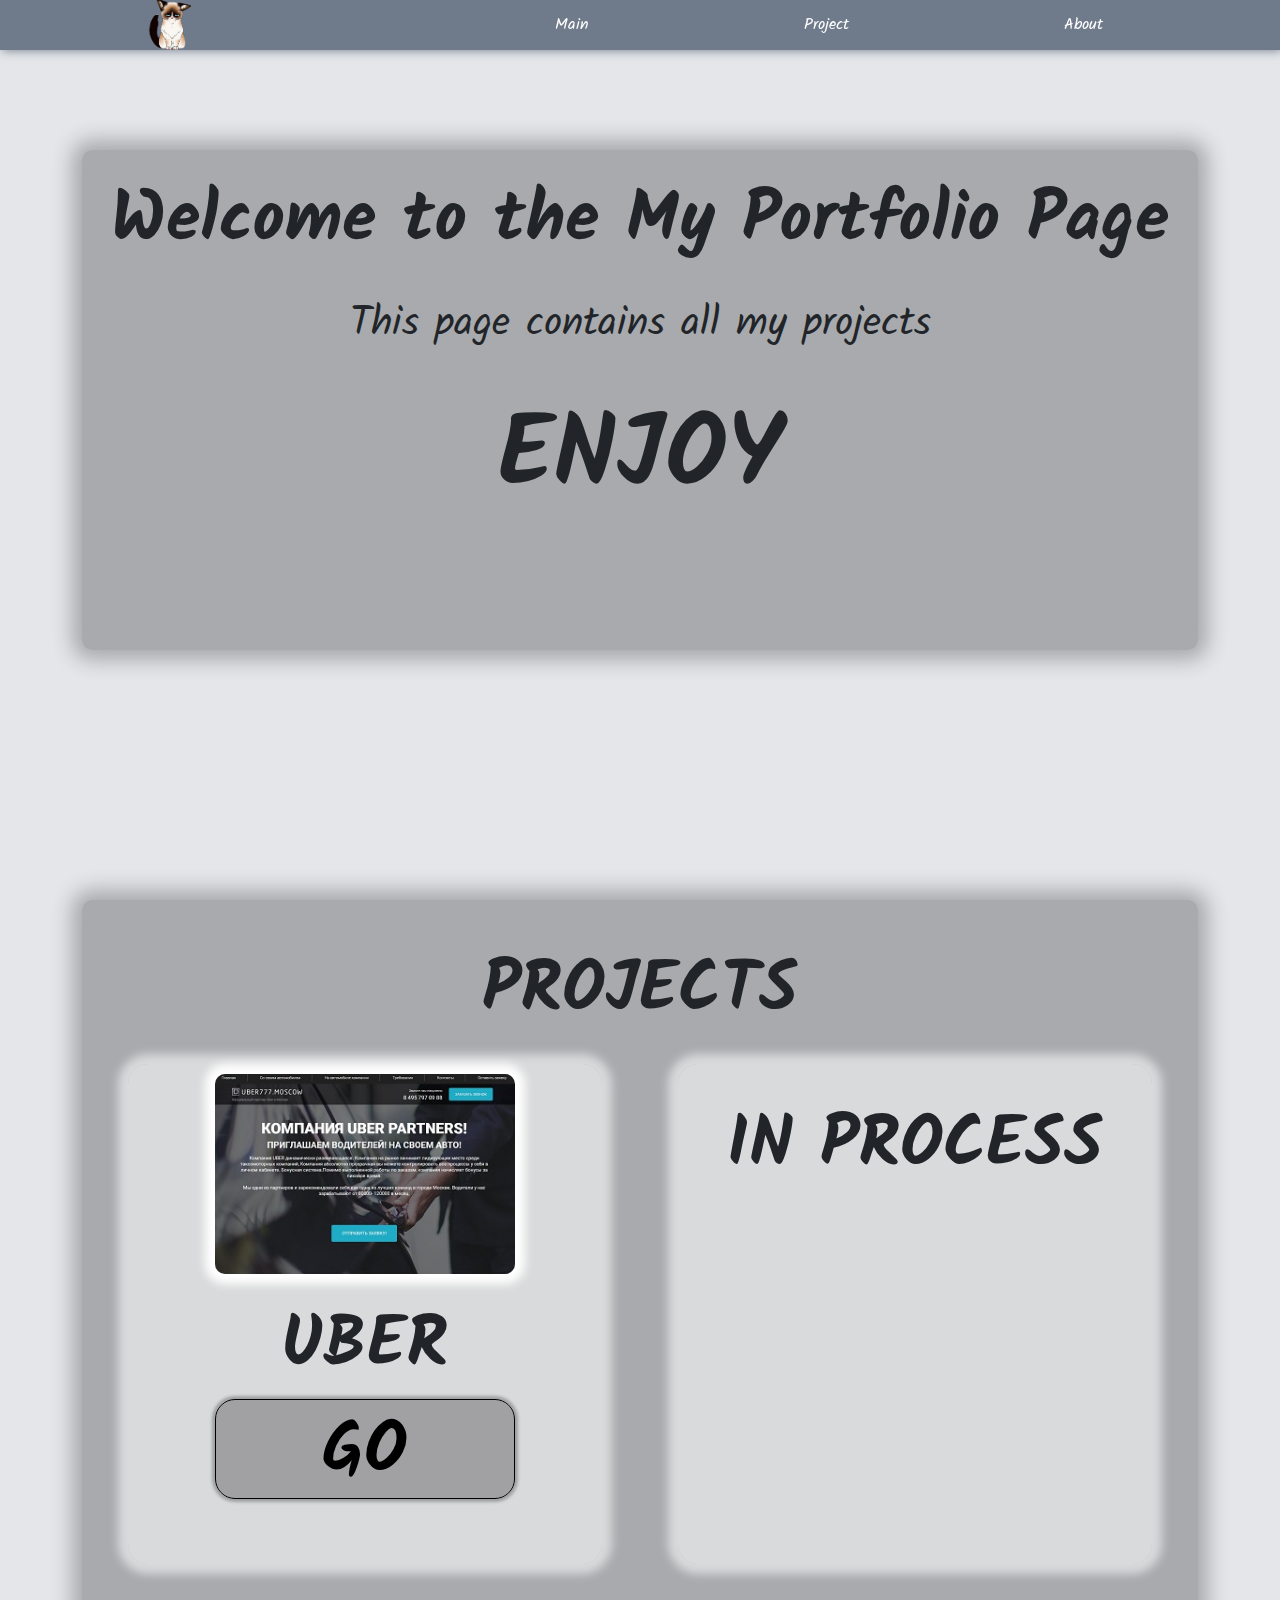
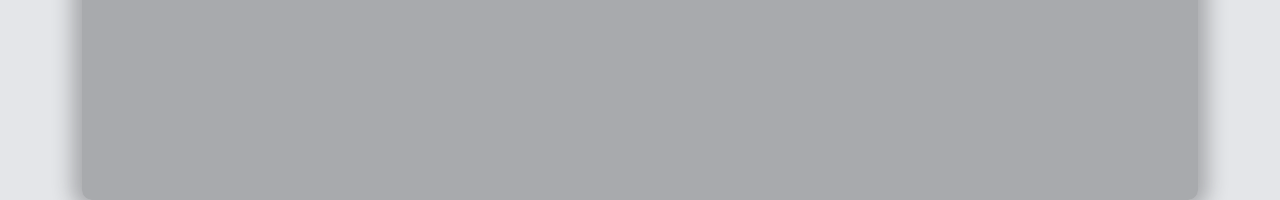
<file: index.html>
<!DOCTYPE html>
<html lang="en">

<head>
    <meta charset="UTF-8">
    <meta http-equiv="X-UA-Compatible" content="IE=edge">
    <meta name="viewport" content="width=device-width, initial-scale=1.0">
    <title>Portolio</title>
    <link rel="preconnect" href="https://fonts.gstatic.com">
    <link href="https://fonts.googleapis.com/css2?family=Kalam:wght@400;700&display=swap" rel="stylesheet">
    <link rel="stylesheet" href="css/bootstrap-reboot.min.css">
    <link rel="stylesheet" href="css/bootstrap-grid.min.css">
    <link rel="stylesheet" href="css/style.min.css">
</head>

<body>
    <header>
        <nav class="menu">
            <a href="https://github.com/ozix2990" class="logo"></a>
            <ul class="menu_list">
                <li class="menu_item"><a href="#promo" class="menu_item_link">Main</a></li>
                <li class="menu_item"><a href="#projects" class="menu_item_link">Project</a></li>
                <li class="menu_item"><a href="#" class="menu_item_link">About</a></li>
            </ul>
            <div class="mobile_menu">
                <span></span>
                <span></span>
                <span></span>
            </div>
        </nav>
    </header>
    <section class="promo" id="promo">
        <div class="container">
            <div class="promo_block">
                <h1>Welcome to the My Portfolio Page</h1>
                <div class="promo_block_descr">This page contains all my projects</div>
                <div class="endjoy">enjoy</div>

            </div>
        </div>
    </section>
    <section class="project" id="projects">
        <div class="container">
            <div class="project_block">
                <h2 class="project_title">projects</h2>
                <div class="row project_items">
                    <div class="cold-md-12 col-lg-6">
                        <div class="card">
                            <div class="card_img"></div>
                            <div class="card_title">Uber</div>
                            <a href="/projects/Uber/index.html" class="card_btn" target="_blank">Go</a>
                        </div>
                    </div>
                    <div class="cold-md-12 col-lg-6">
                        <div class="card">
                            <div class="card_title">In process</div>
                        </div>
                    </div>
                </div>
            </div>
        </div>
    </section>
   <script src="js/script.js"></script>
</body>

</html>
</file>
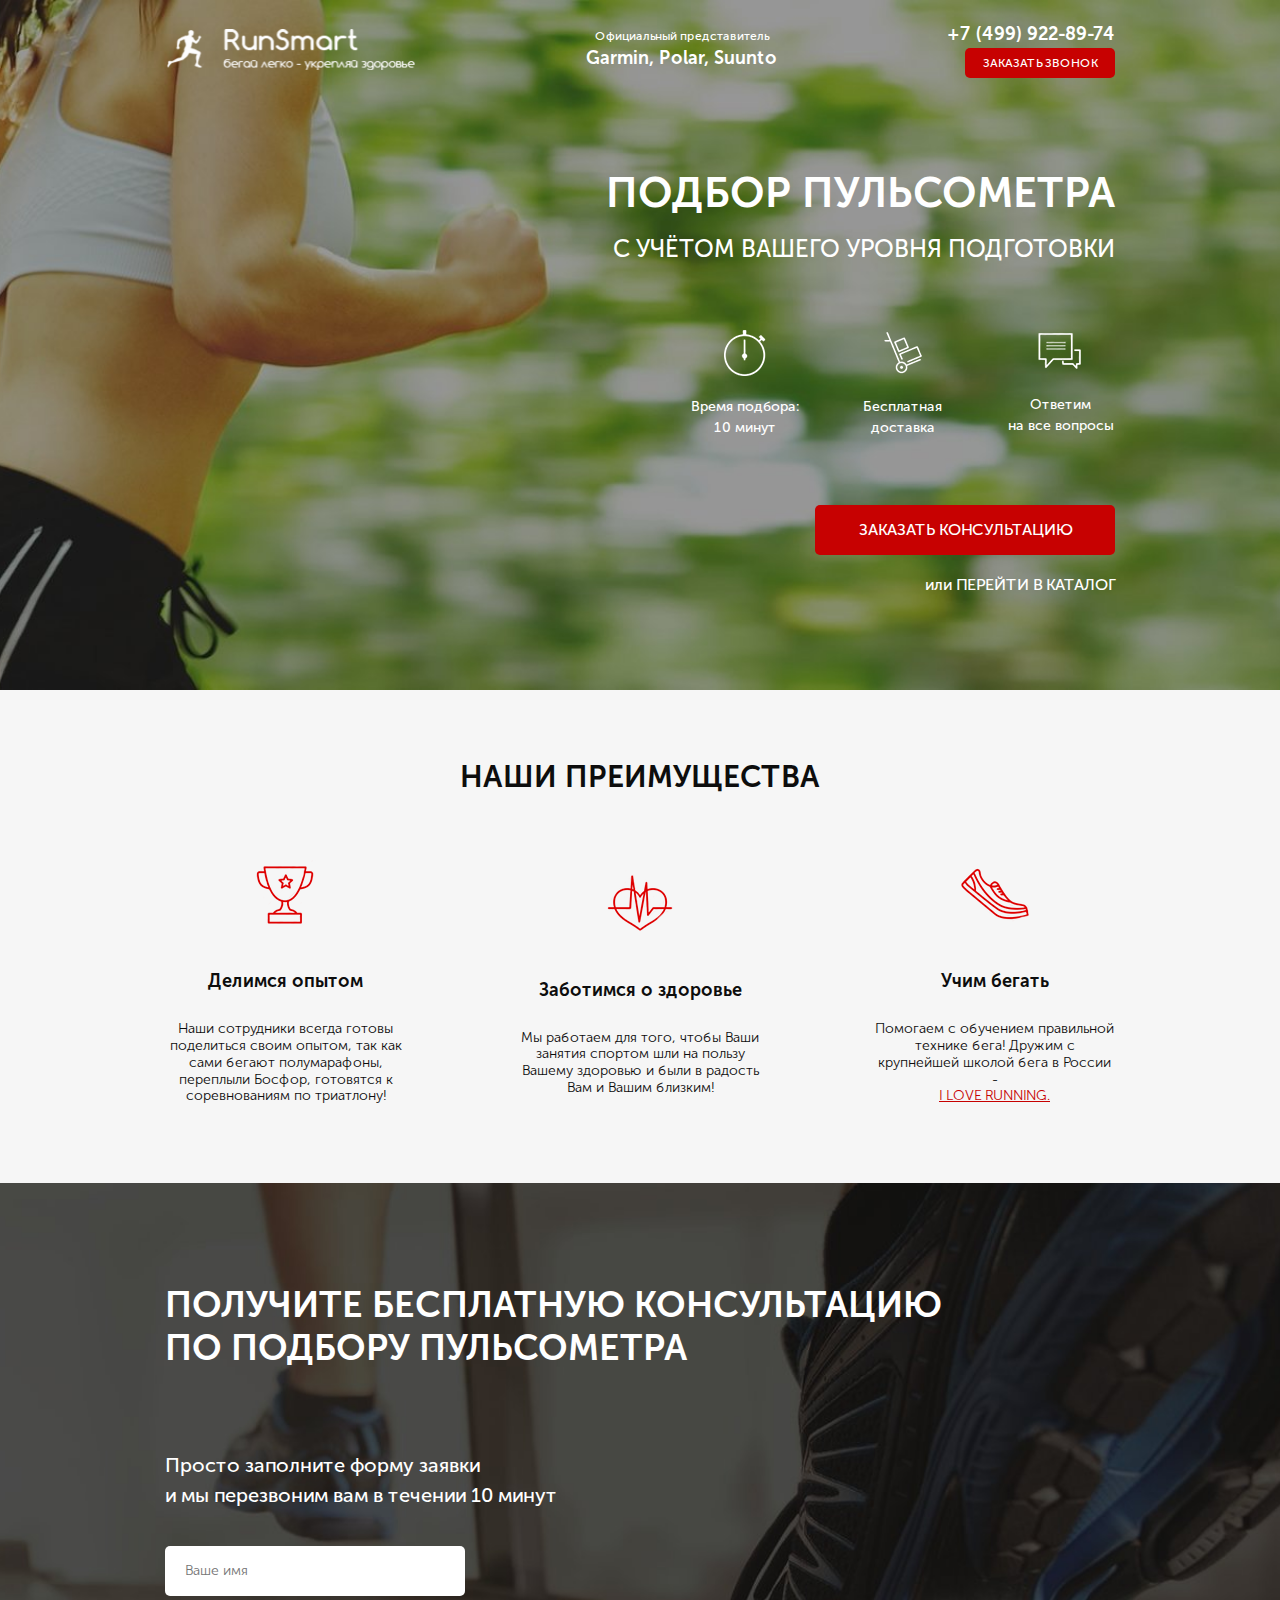
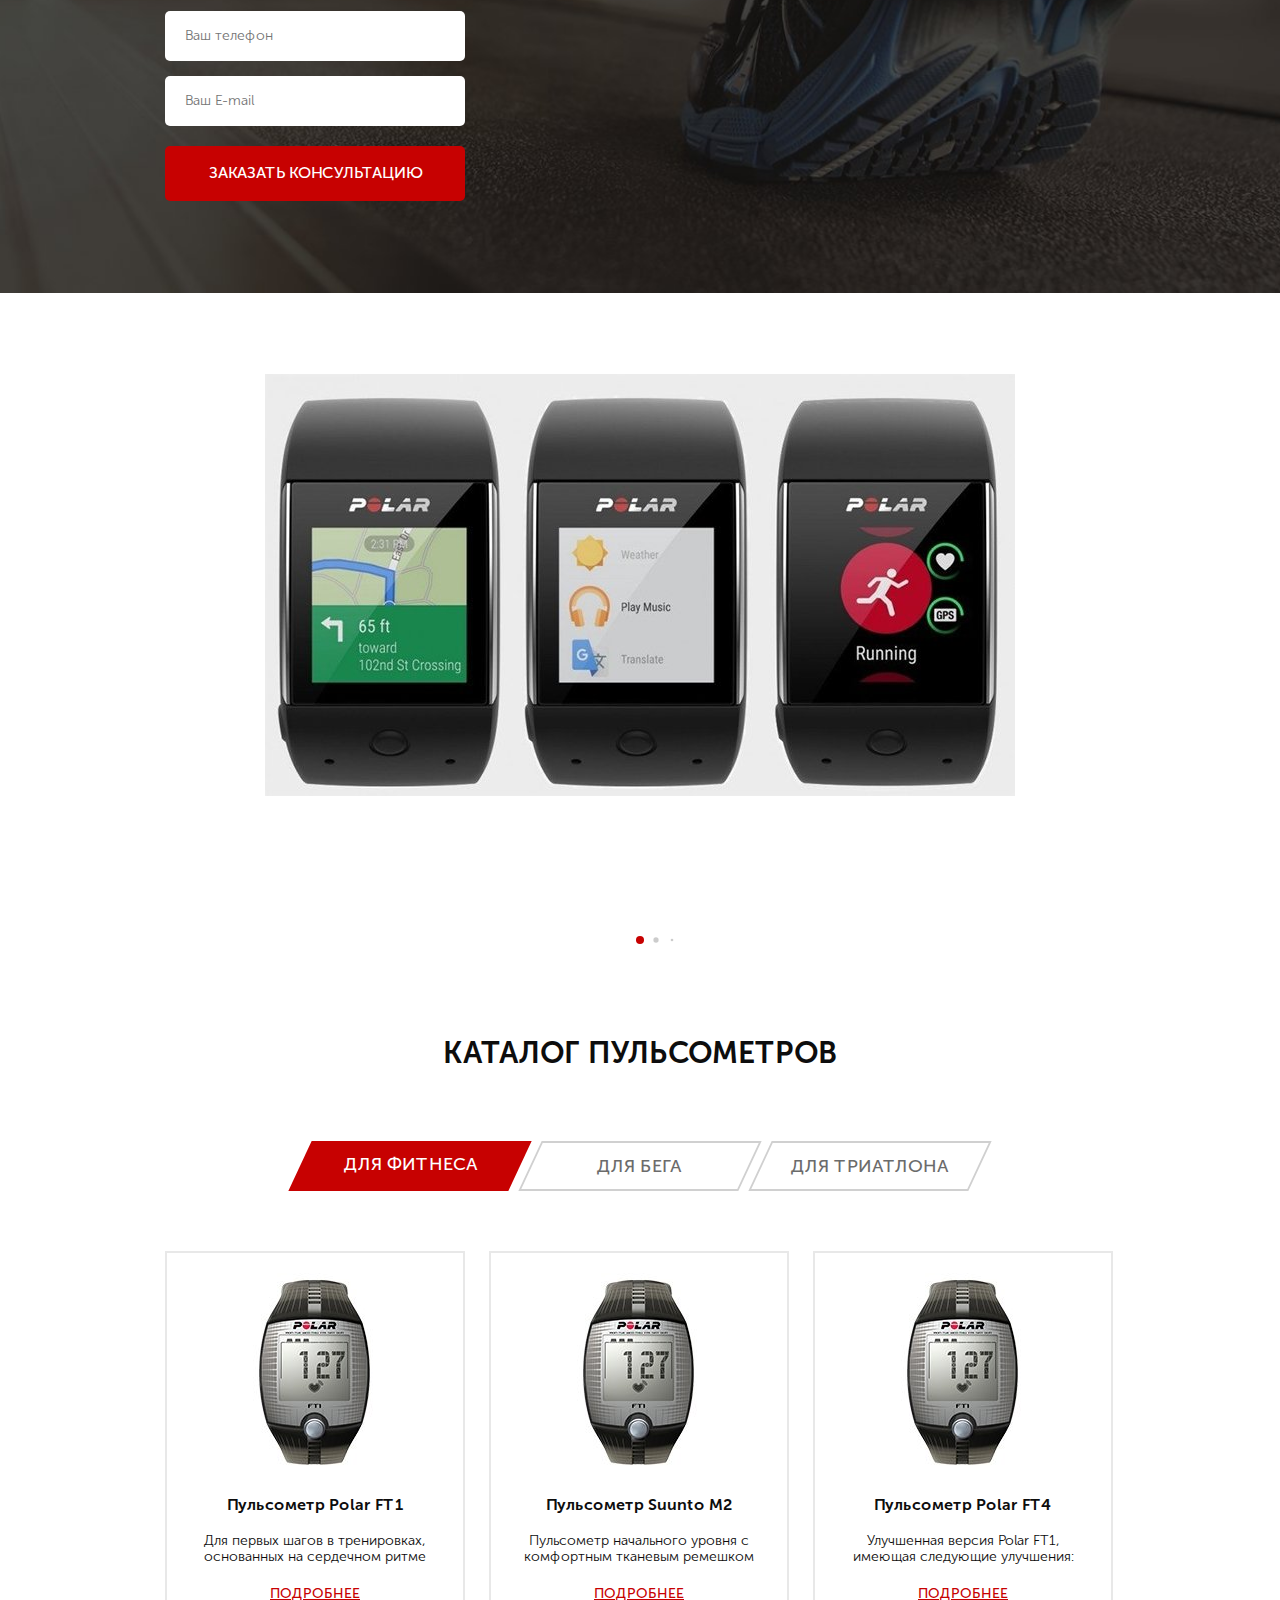
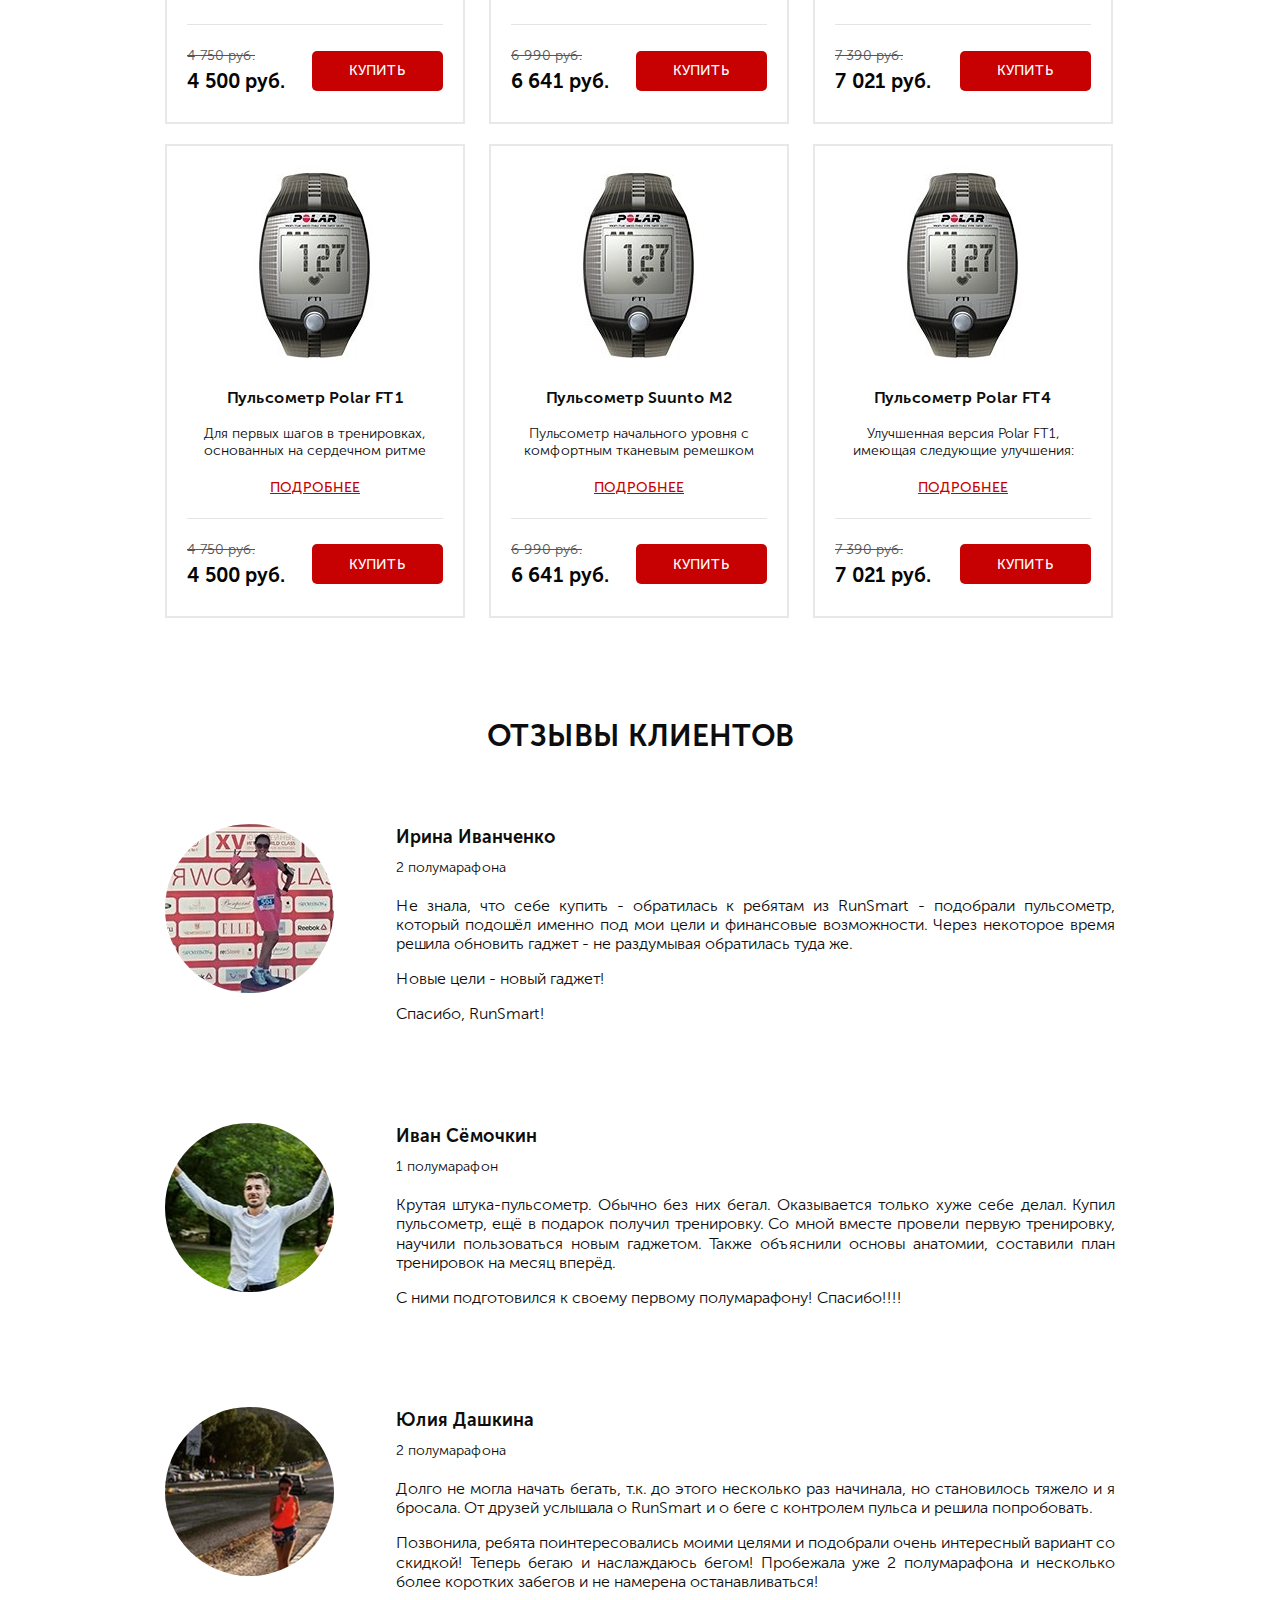
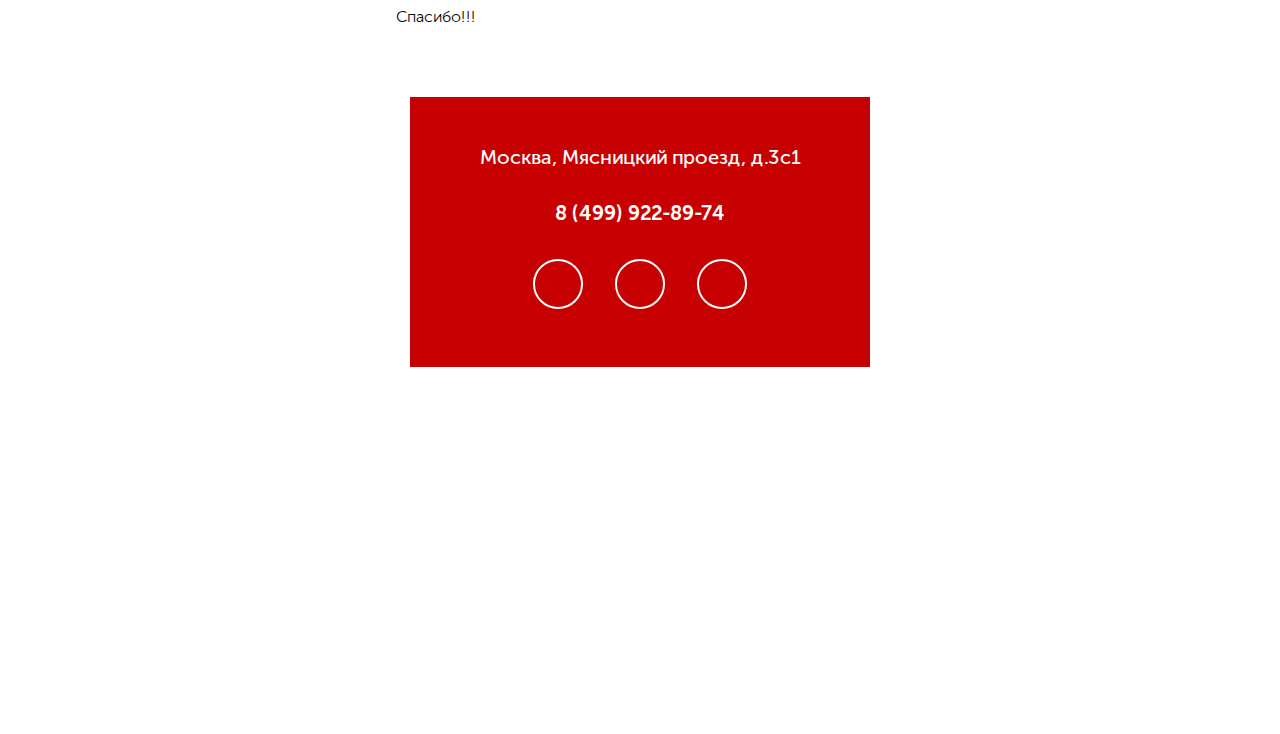
<file: projects/pulse/index.html>
<!DOCTYPE html>
<html lang="ru">

<head>
    <meta charset="UTF-8">
    <meta http-equiv="X-UA-Compatible" content="IE=edge">
    <meta name="viewport" content="width=device-width, initial-scale=1.0">
    <title>Run Smart</title>
    <link rel="shortcut icon" href="img/icons/favicon.ico" type="image/x-icon">
    <link rel="stylesheet" href="css/bootstrap-reboot.min.css">
    <link rel="stylesheet" href="css/swiper-bundle.min.css">
    <link rel="stylesheet" href="css/style.min.css">
</head>

<body>
    <section class="promo">
        <div class="container">
            <header class="header">
                <a href="#" class="header__logo">
                    <img src="img/icons/logo_pic.png" alt="logo">
                </a>
                <div class="header__official">
                    Официальный представитель
                    <span>Garmin, Polar, Suunto</span>
                </div>
                <div class="header__contacts">
                    <a href="tel:+74999228974" class="header__phone">+7 (499) 922-89-74</a>
                    <button data-modal="consultation" class="button">заказать звонок</button>
                </div>
            </header>
            <div class="promo__wrapper">
                <h1 class="promo__header">Подбор пульсометра</h1>
                <h2 class="promo__subheader">с учётом Вашего уровня подготовки</h2>

                <div class="promo__icons">
                    <div class="promo__icon">
                        <img src="img/icons/timer.png" alt="timer">
                        <p>Время подбора: <br> 10 минут</p>
                    </div>
                    <div class="promo__icon">
                        <img src="img/icons/free_delivery.png" alt="delivery">
                        <p>Бесплатная <br> доставка</p>
                    </div>
                    <div class="promo__icon">
                        <img src="img/icons/answer.png" alt="answer">
                        <p>Ответим <br> на все вопросы</p>
                    </div>
                </div>
                <button data-modal="consultation" class="button button_main promo__button">заказать
                    КОНСУЛЬТАЦИЮ</button>
                <div class="promo__link">
                    или
                    <a href="#catalog">ПЕРЕЙТИ В КАТАЛОГ</a>
                </div>
            </div>
        </div>
    </section>
    <section class="advantage">
        <div class="container">
            <h2 class="title">НАШИ ПРЕИМУЩЕСТВА</h2>
            <div class="advantage__items">
                <div class="advantage__item">
                    <div class="advantage__img">
                        <img src="img/advantage/advantage1.png" alt="advantage 1">
                    </div>
                    <div class="subtitle advantage__subtitle">Делимся опытом</div>
                    <div class="descr advantage__descr">Наши сотрудники всегда готовы поделиться своим опытом,
                        так как сами бегают полумарафоны, переплыли Босфор, готовятся к соревнованиям по триатлону!
                    </div>
                </div>
                <div class="advantage__item">
                    <div class="advantage__img">
                        <img src="img/advantage/advantage2.png" alt="advantage 2">
                    </div>
                    <div class="subtitle advantage__subtitle">Заботимся о здоровье</div>
                    <div class="descr advantage__descr">Мы работаем для того,
                        чтобы Ваши занятия спортом шли на пользу Вашему здоровью и были в радость Вам и Вашим близким!
                    </div>
                </div>
                <div class="advantage__item">
                    <div class="advantage__img">
                        <img src="img/advantage/advantage3.png" alt="advantage 3">
                    </div>
                    <div class="subtitle advantage__subtitle">Учим бегать</div>
                    <div class="descr advantage__descr">Помогаем с обучением
                        правильной технике бега!
                        Дружим с крупнейшей школой бега в России - <a href="#">I LOVE RUNNING.</a></div>
                </div>
            </div>
        </div>
    </section>
    <section class="consultation">
        <div class="container">
            <h2 class="title consultation__title">
                Получите бесплатную консультацию<br>
                по подбору пульсометра</h2>
            <div class="consultation__descr">
                Просто заполните форму заявки <br>
                и мы перезвоним вам в течении 10 минут</div>
            <form action="#" class="feed-form consultation__form">
                <input name="name" required type="text" placeholder="Ваше имя">
                <input name="phone" required type="tel" placeholder="Ваш телефон">
                <input name="email" required type="email" placeholder="Ваш E-mail">
                <button class="button button_submit">заказать кОНСУЛЬТАЦИЮ</button>
            </form>
        </div>
    </section>
    <section class="carousel">
        <div class="container">
            <div class="swiper-container">
                <div class="swiper-wrapper">
                    <div class="swiper-slide"><img src="img/items/carusel_item1.jpg" alt="pulsometr 1"></div>
                    <div class="swiper-slide"><img src="img/items/carusel_item2.jpg" alt="pulsometr 2"></div>
                    <div class="swiper-slide"><img src="img/items/carusel_item3.jpg" alt="pulsometr 3"></div>
                </div>
                <div class="swiper-pagination"></div>
                <div class="swiper-button-prev"><i class="fas fa-chevron-left"></i></div>
                <div class="swiper-button-next"><i class="fas fa-chevron-right"></i></div>
            </div>
        </div>
    </section>
    <section class="catalog" id="catalog">
        <div class="container">
            <h2 class="title">Каталог пульсометров</h2>
            <ul class="catalog__tabs">
                <li class="catalog__tab catalog__tab_active">
                    <p>Для фитнеса</p>
                </li>
                <li class="catalog__tab">
                    <p>для бега</p>
                </li>
                <li class="catalog__tab">
                    <p>для триатлона</p>
                </li>
            </ul>
            <div class="catalog__content">
                <div class="catalog-item catalog__item">
                    <div class="catalog-item__wrapper">
                        <div class="catalog-item__content catalog-item__content_active">
                            <img src="img/catalog_item.jpg" alt="pulsometr" class="catalog-item__img">
                            <div class="catalog-item__subtittle">Пульсометр Polar FT1</div>
                            <div class="descr catalog-item__descr">Для первых шагов в тренировках, основанных на
                                сердечном
                                ритме</div>
                            <a href="" class="catalog-item__link">ПОДРОБНЕЕ</a>
                        </div>
                        <div class="catalog-item__about">
                            <ul class="catalog-item__list">
                                <li class="descr">Вы услышите звуковое оповещение о нужном пульсе во время тренировки;
                                </li>
                                <li class="descr">Вы увидите информативный графический индикатор целевых тренировочных
                                    зон пульса;</li>
                                <li class="descr">Также Вы увидите информацию о расходе калорий за тренировку;</li>
                                <li class="descr">Вы сможете посмотреть данные по 10 тренировкам.</li>
                            </ul>
                            <a href="" class="catalog-item__back">НАЗАД</a>
                        </div>
                    </div>
                    <hr>
                    <div class="catalog-item__foter">
                        <div class="catalog-item__prices">
                            <div class="catalog-item__old-price">4 750 руб.</div>
                            <div class="catalog-item__price">4 500 руб.</div>
                        </div>
                        <button data-modal="buy" class="button button_mini">КУПИТЬ</buttonclass=>
                    </div>
                </div>
                <div class="catalog-item catalog__item">
                    <div class="catalog-item__wrapper">
                        <div class="catalog-item__content catalog-item__content_active">
                            <img src="img/catalog_item.jpg" alt="pulsometr" class="catalog-item__img">
                            <div class="catalog-item__subtittle">Пульсометр Suunto M2</div>
                            <div class="descr catalog-item__descr">Пульсометр начального уровня с комфортным тканевым
                                ремешком</div>
                            <a href="" class="catalog-item__link">ПОДРОБНЕЕ</a>
                        </div>
                        <div class="catalog-item__about">
                            <ul class="catalog-item__list">
                                <li class="descr">Вы услышите звуковое оповещение о нужном пульсе во время тренировки;
                                </li>
                                <li class="descr">Вы увидите информативный графический индикатор целевых тренировочных
                                    зон пульса;</li>
                                <li class="descr">Также Вы увидите информацию о расходе калорий за тренировку;</li>
                                <li class="descr">Вы сможете посмотреть данные по 10 тренировкам.</li>
                            </ul>
                            <a href="" class="catalog-item__back">НАЗАД</a>
                        </div>
                    </div>
                    <hr>
                    <div class="catalog-item__foter">
                        <div class="catalog-item__prices">
                            <div class="catalog-item__old-price">6 990 руб.</div>
                            <div class="catalog-item__price">6 641 руб.</div>
                        </div>
                        <button data-modal="buy" class="button button_mini">КУПИТЬ</button>
                    </div>
                </div>
                <div class="catalog-item catalog__item">
                    <div class="catalog-item__wrapper">
                        <div class="catalog-item__content catalog-item__content_active">
                            <img src="img/catalog_item.jpg" alt="pulsometr" class="catalog-item__img">
                            <div class="catalog-item__subtittle">Пульсометр Polar FT4</div>
                            <div class="descr catalog-item__descr">Улучшенная версия Polar FT1, имеющая следующие
                                улучшения:</div>
                            <a href="" class="catalog-item__link">ПОДРОБНЕЕ</a>
                        </div>
                        <div class="catalog-item__about">
                            <ul class="catalog-item__list">
                                <li class="descr">Вы услышите звуковое оповещение о нужном пульсе во время тренировки;
                                </li>
                                <li class="descr">Вы увидите информативный графический индикатор целевых тренировочных
                                    зон пульса;</li>
                                <li class="descr">Также Вы увидите информацию о расходе калорий за тренировку;</li>
                                <li class="descr">Вы сможете посмотреть данные по 10 тренировкам.</li>
                            </ul>
                            <a href="" class="catalog-item__back">НАЗАД</a>
                        </div>
                    </div>
                    <hr>
                    <div class="catalog-item__foter">
                        <div class="catalog-item__prices">
                            <div class="catalog-item__old-price">7 390 руб.</div>
                            <div class="catalog-item__price">7 021 руб.</div>
                        </div>
                        <button data-modal="buy" class="button button_mini">КУПИТЬ</button>
                    </div>
                </div>
                <div class="catalog-item catalog__item">
                    <div class="catalog-item__wrapper">
                        <div class="catalog-item__content catalog-item__content_active">
                            <img src="img/catalog_item.jpg" alt="pulsometr" class="catalog-item__img">
                            <div class="catalog-item__subtittle">Пульсометр Polar FT1</div>
                            <div class="descr catalog-item__descr">Для первых шагов в тренировках, основанных на
                                сердечном
                                ритме</div>
                            <a href="" class="catalog-item__link">ПОДРОБНЕЕ</a>
                        </div>
                        <div class="catalog-item__about">
                            <ul class="catalog-item__list">
                                <li class="descr">Вы услышите звуковое оповещение о нужном пульсе во время тренировки;
                                </li>
                                <li class="descr">Вы увидите информативный графический индикатор целевых тренировочных
                                    зон пульса;</li>
                                <li class="descr">Также Вы увидите информацию о расходе калорий за тренировку;</li>
                                <li class="descr">Вы сможете посмотреть данные по 10 тренировкам.</li>
                            </ul>
                            <a href="" class="catalog-item__back">НАЗАД</a>
                        </div>
                    </div>
                    <hr>
                    <div class="catalog-item__foter">
                        <div class="catalog-item__prices">
                            <div class="catalog-item__old-price">4 750 руб.</div>
                            <div class="catalog-item__price">4 500 руб.</div>
                        </div>
                        <button data-modal="buy" class="button button_mini">КУПИТЬ</button>
                    </div>
                </div>
                <div class="catalog-item catalog__item">
                    <div class="catalog-item__wrapper">
                        <div class="catalog-item__content catalog-item__content_active">
                            <img src="img/catalog_item.jpg" alt="pulsometr" class="catalog-item__img">
                            <div class="catalog-item__subtittle">Пульсометр Suunto M2</div>
                            <div class="descr catalog-item__descr">Пульсометр начального уровня с комфортным тканевым
                                ремешком</div>
                            <a href="" class="catalog-item__link">ПОДРОБНЕЕ</a>
                        </div>
                        <div class="catalog-item__about">
                            <ul class="catalog-item__list">
                                <li class="descr">Вы услышите звуковое оповещение о нужном пульсе во время тренировки;
                                </li>
                                <li class="descr">Вы увидите информативный графический индикатор целевых тренировочных
                                    зон пульса;</li>
                                <li class="descr">Также Вы увидите информацию о расходе калорий за тренировку;</li>
                                <li class="descr">Вы сможете посмотреть данные по 10 тренировкам.</li>
                            </ul>
                            <a href="" class="catalog-item__back">НАЗАД</a>
                        </div>
                    </div>
                    <hr>
                    <div class="catalog-item__foter">
                        <div class="catalog-item__prices">
                            <div class="catalog-item__old-price">6 990 руб.</div>
                            <div class="catalog-item__price">6 641 руб.</div>
                        </div>
                        <button data-modal="buy" class="button button_mini">КУПИТЬ</button>
                    </div>
                </div>
                <div class="catalog-item catalog__item">
                    <div class="catalog-item__wrapper">
                        <div class="catalog-item__content catalog-item__content_active">
                            <img src="img/catalog_item.jpg" alt="pulsometr" class="catalog-item__img">
                            <div class="catalog-item__subtittle">Пульсометр Polar FT4</div>
                            <div class="descr catalog-item__descr">Улучшенная версия Polar FT1, имеющая следующие
                                улучшения:</div>
                            <a href="" class="catalog-item__link">ПОДРОБНЕЕ</a>
                        </div>
                        <div class="catalog-item__about">
                            <ul class="catalog-item__list">
                                <li class="descr">Вы услышите звуковое оповещение о нужном пульсе во время тренировки;
                                </li>
                                <li class="descr">Вы увидите информативный графический индикатор целевых тренировочных
                                    зон пульса;</li>
                                <li class="descr">Также Вы увидите информацию о расходе калорий за тренировку;</li>
                                <li class="descr">Вы сможете посмотреть данные по 10 тренировкам.</li>
                            </ul>
                            <a href="" class="catalog-item__back">НАЗАД</a>
                        </div>
                    </div>
                    <hr>
                    <div class="catalog-item__foter">
                        <div class="catalog-item__prices">
                            <div class="catalog-item__old-price">7 390 руб.</div>
                            <div class="catalog-item__price">7 021 руб.</div>
                        </div>
                        <button data-modal="buy" class="button button_mini">КУПИТЬ</button>
                    </div>
                </div>
            </div>
            <div class="catalog__content">
                <div class="catalog-item catalog__item">
                    <div class="catalog-item__wrapper">
                        <div class="catalog-item__content catalog-item__content_active">
                            <img src="img/catalog_item.jpg" alt="pulsometr" class="catalog-item__img">
                            <div class="catalog-item__subtittle">Пульсометр Polar FT1</div>
                            <div class="descr catalog-item__descr">Для первых шагов в тренировках, основанных на
                                сердечном
                                ритме</div>
                            <a href="" class="catalog-item__link">ПОДРОБНЕЕ</a>
                        </div>
                        <div class="catalog-item__about">
                            <ul class="catalog-item__list">
                                <li class="descr">Вы услышите звуковое оповещение о нужном пульсе во время тренировки;
                                </li>
                                <li class="descr">Вы увидите информативный графический индикатор целевых тренировочных
                                    зон пульса;</li>
                                <li class="descr">Также Вы увидите информацию о расходе калорий за тренировку;</li>
                                <li class="descr">Вы сможете посмотреть данные по 10 тренировкам.</li>
                            </ul>
                            <a href="" class="catalog-item__back">НАЗАД</a>
                        </div>
                    </div>
                    <hr>
                    <div class="catalog-item__foter">
                        <div class="catalog-item__prices">
                            <div class="catalog-item__old-price">4 750 руб.</div>
                            <div class="catalog-item__price">4 500 руб.</div>
                        </div>
                        <button data-modal="buy" class="button button_mini">КУПИТЬ</button>
                    </div>
                </div>
            </div>
            <div class="catalog__content">
                <div class="catalog-item catalog__item">
                    <div class="catalog-item__wrapper">
                        <div class="catalog-item__content catalog-item__content_active">
                            <img src="img/catalog_item.jpg" alt="pulsometr" class="catalog-item__img">
                            <div class="catalog-item__subtittle">Пульсометр Polar FT1</div>
                            <div class="descr catalog-item__descr">Для первых шагов в тренировках, основанных на
                                сердечном
                                ритме</div>
                            <a href="" class="catalog-item__link">ПОДРОБНЕЕ</a>
                        </div>
                        <div class="catalog-item__about">
                            <ul class="catalog-item__list">
                                <li class="descr">Вы услышите звуковое оповещение о нужном пульсе во время тренировки;
                                </li>
                                <li class="descr">Вы увидите информативный графический индикатор целевых тренировочных
                                    зон пульса;</li>
                                <li class="descr">Также Вы увидите информацию о расходе калорий за тренировку;</li>
                                <li class="descr">Вы сможете посмотреть данные по 10 тренировкам.</li>
                            </ul>
                            <a href="" class="catalog-item__back">НАЗАД</a>
                        </div>
                    </div>
                    <hr>
                    <div class="catalog-item__foter">
                        <div class="catalog-item__prices">
                            <div class="catalog-item__old-price">4 750 руб.</div>
                            <div class="catalog-item__price">4 500 руб.</div>
                        </div>
                        <button data-modal="buy" class="button button_mini">КУПИТЬ</button>
                    </div>
                </div>
                <div class="catalog-item catalog__item">
                    <div class="catalog-item__wrapper">
                        <div class="catalog-item__content catalog-item__content_active">
                            <img src="img/catalog_item.jpg" alt="pulsometr" class="catalog-item__img">
                            <div class="catalog-item__subtittle">Пульсометр Suunto M2</div>
                            <div class="descr catalog-item__descr">Пульсометр начального уровня с комфортным тканевым
                                ремешком</div>
                            <a href="" class="catalog-item__link">ПОДРОБНЕЕ</a>
                        </div>
                        <div class="catalog-item__about">
                            <ul class="catalog-item__list">
                                <li class="descr">Вы услышите звуковое оповещение о нужном пульсе во время тренировки;
                                </li>
                                <li class="descr">Вы увидите информативный графический индикатор целевых тренировочных
                                    зон пульса;</li>
                                <li class="descr">Также Вы увидите информацию о расходе калорий за тренировку;</li>
                                <li class="descr">Вы сможете посмотреть данные по 10 тренировкам.</li>
                            </ul>
                            <a href="" class="catalog-item__back">НАЗАД</a>
                        </div>
                    </div>
                    <hr>
                    <div class="catalog-item__foter">
                        <div class="catalog-item__prices">
                            <div class="catalog-item__old-price">6 990 руб.</div>
                            <div class="catalog-item__price">6 641 руб.</div>
                        </div>
                        <button data-modal="buy" class="button button_mini">КУПИТЬ</button>
                    </div>
                </div>
            </div>
        </div>
    </section>
    <section class="reviews">
        <div class="container">
            <h2 class="title reviews__title">отзывы клиентов</h2>
            <div class="reviews__feedback">
                <div class="reviews__img"><img src="img/clients/client1.jpg" alt="Irina"></div>
                <div class="reviews__descr">
                    <div class="subtitle reviews__subtitle">Ирина Иванченко</div>
                    <div class="descr reviews__marathon">2 полумарафона</div>
                    <div class="descr reviews__text">
                        <p>Не знала, что себе купить - обратилась к ребятам из RunSmart - подобрали пульсометр, который
                            подошёл именно под мои цели и финансовые возможности.
                            Через некоторое время решила обновить гаджет - не раздумывая обратилась туда же.</p>
                        <p>Новые цели - новый гаджет!</p>
                        <p>Спасибо, RunSmart! </p>
                    </div>
                </div>
            </div>
            <div class="reviews__feedback">
                <div class="reviews__img"><img src="img/clients/client2.jpg" alt="Ivan"></div>
                <div class="reviews__descr">
                    <div class="subtitle reviews__subtitle">Иван Сёмочкин</div>
                    <div class="descr reviews__marathon">1 полумарафон</div>
                    <div class="descr reviews__text">
                        <p>Крутая штука-пульсометр. Обычно без них бегал. Оказывается только хуже себе делал.
                            Купил пульсометр, ещё в подарок получил тренировку. Со мной вместе провели первую
                            тренировку, научили пользоваться новым гаджетом. Также объяснили основы анатомии, составили
                            план тренировок на месяц вперёд.</p>
                        <p>С ними подготовился к своему первому полумарафону! Спасибо!!!!</p>
                    </div>
                </div>
            </div>
            <div class="reviews__feedback">
                <div class="reviews__img"><img src="img/clients/client3.jpg" alt="Yulia"></div>
                <div class="reviews__descr">
                    <div class="subtitle reviews__subtitle">Юлия Дашкина</div>
                    <div class="descr reviews__marathon">2 полумарафона</div>
                    <div class="descr reviews__text">
                        <p>Долго не могла начать бегать, т.к. до этого несколько раз начинала, но становилось тяжело и я
                            бросала. От друзей услышала о RunSmart и о беге с контролем пульса и решила попробовать.</p>
                        <p>Позвонила, ребята поинтересовались моими целями и подобрали очень интересный вариант со
                            скидкой! Теперь бегаю и наслаждаюсь бегом! Пробежала уже 2 полумарафона и несколько более
                            коротких забегов и не намерена останавливаться!</p>
                        <p>Спасибо!!!</p>
                    </div>
                </div>
            </div>
        </div>
    </section>
    <footer class="footer">
        <iframe
            src="https://www.google.com/maps/embed?pb=!1m18!1m12!1m3!1d2244.3873947671673!2d37.64523646937349!3d55.7691433622657!2m3!1f0!2f0!3f0!3m2!1i1024!2i768!4f13.1!3m3!1m2!1s0x46b54a636edcd2ad%3A0x4c2ca101e2c8c617!2z0JzRj9GB0L3QuNGG0LrQuNC5INC_0YAt0LQsIDQvMywg0JzQvtGB0LrQstCwLCAxMDcwNzg!5e0!3m2!1sru!2sru!4v1622288903668!5m2!1sru!2sru"
            width="100%" height="630" style="border:0;" allowfullscreen="" loading="lazy"></iframe>
        <div class="footer__info">
            <address class="footer__address">Москва, Мясницкий проезд, д.3с1</address>
            <a href="tel:+74999228974" class="footer__phone">8 (499) 922-89-74</a>
            <div class="footer__social">
                <a href="" class="footer__social-item"><i class="fab fa-facebook-f"></i></a>
                <a href="" class="footer__social-item"><i class="fab fa-instagram"></i></a>
                <a href="" class="footer__social-item"><i class="fab fa-pinterest-p"></i></a>
            </div>
        </div>
    </footer>
    <div class="overlay">
        <div class="modal modal_hidden" id="consultation">
            <div class="modal__close"><i class="fas fa-times"></i></div>
            <div class="subtitle modal__subtitle">Просто заполните форму заявки</div>
            <div class="descr modal__descr">и мы перезвоним вам в течении 10 минут</div>
            <form action="#" class="feed-form modal__form">
                <input name="name" required type="text" placeholder="Ваше имя">
                <input name="phone" required type="tel" placeholder="Ваш телефон">
                <input name="email" required type="email" placeholder="Ваш E-mail">
                <button class="button button_submit">заказать кОНСУЛЬТАЦИЮ</button>
            </form>
        </div>
        <div class="modal modal_hidden" id="order">
            <div class="modal__close"><i class="fas fa-times"></i></div>
            <div class="subtitle modal__subtitle">Ваш заказ:</div>
            <div class="descr modal__descr">Пульсометр Polar FT1</div>
            <form action="#" class="feed-form modal__form">
                <input name="name" required type="text" placeholder="Ваше имя">
                <input name="phone" required type="tel" placeholder="Ваш телефон">
                <input name="email" required type="email" placeholder="Ваш E-mail">
                <button class="button button_submit">купить</button>
            </form>

        </div>
        <div class="modal modal_mini modal_hidden" id="thanks">
            <div class="modal__close"><i class="fas fa-times"></i></div>
            <div class="subtitle modal__subtitle">Спасибо за вашу заявку!</div>
            <div class="descr modal__descr">Наш менеджер свяжется с вами в ближайшее время!</div>
        </div>
    </div>
    <div class="up-button">
        <a href="#"><i class="fas fa-chevron-up"></i></a>
    </div>

    <script src="js/swiper-bundle.min.js"></script>
    <script src="js/fa-script.js"></script>
    <script src="js/script.js"></script>
</body>

</html>
</file>
<file: css/style.min.css>
*{font-family:'Kalam', cursive}body{background-color:#6f7a8a2f}header .menu{height:50px;width:100%;position:fixed;background-color:#6f7a8a;display:-webkit-box;display:-ms-flexbox;display:flex;-ms-flex-pack:distribute;justify-content:space-around;-webkit-box-shadow:2px 0 10px #6f7a8a;box-shadow:2px 0 10px #6f7a8a}header .menu .mobile_menu{display:none}header .menu_list{width:50%;height:100%;display:-webkit-box;display:-ms-flexbox;display:flex;-webkit-box-pack:justify;-ms-flex-pack:justify;justify-content:space-between;-webkit-box-align:center;-ms-flex-align:center;align-items:center;margin:0}header .menu_item{list-style-type:none}header .menu_item_link{font-family:'Kalam', cursive;position:relative;color:#fff;text-decoration:none;-webkit-transition:all 0.2s linear;transition:all 0.2s linear;padding:0 30px}header .menu_item_link::after{position:absolute;content:"";width:0;height:5px;left:0;top:100%;border-radius:10px;-webkit-transition:all 0.2s linear;transition:all 0.2s linear}header .menu_item_link:hover{font-size:25px;font-weight:700;color:#0bf50b}header .menu_item_link:hover::after{width:100%;background-color:#0bf50b}header .logo{display:block;width:50px;height:50px;background:url("../img/logo.png") center center/cover no-repeat;-webkit-transition:all 0.2s linear;transition:all 0.2s linear}header .logo:hover{margin-top:20px;-webkit-transform:scaleX(2) scaleY(2);transform:scaleX(2) scaleY(2)}.promo{padding-top:50px;min-height:800px}.promo_block{margin-top:100px;padding:30px 0;min-height:500px;background-color:#2325274f;border-radius:10px;-webkit-box-shadow:0 0 20px 10px #2325274f;box-shadow:0 0 20px 10px #2325274f}.promo_block h1{font-weight:900;text-align:center;font-size:70px}.promo_block_descr{margin-top:30px;font-size:40px;text-align:center}.promo_block .endjoy{margin-top:30px;font-size:100px;text-transform:uppercase;font-weight:900;text-align:center;cursor:pointer;-webkit-transition:all 0.3s linear;transition:all 0.3s linear}.promo_block .endjoy:hover{font-size:150px;color:#0bf50b}.project{min-height:800px;margin-top:100px}.project_block{padding:20px;min-height:900px;background-color:#2325274f;border-radius:10px;-webkit-box-shadow:0 0 20px 10px #2325274f;box-shadow:0 0 20px 10px #2325274f}.project_block .card{width:90%;margin:0 auto;padding:10px;min-height:500px;background-color:rgba(255,255,255,0.561);border-radius:20px;-webkit-box-shadow:0 0 10px 10px rgba(255,255,255,0.561);box-shadow:0 0 10px 10px rgba(255,255,255,0.561)}.project_block .card_img{margin:0 auto;width:300px;height:200px;background-color:#fff;border-radius:10px;-webkit-box-shadow:0 0 10px 10px #fff;box-shadow:0 0 10px 10px #fff;background:url("../img/project1.jpg") center center/cover no-repeat}.project_block .card_title{margin-top:20px;font-size:70px;text-align:center;text-transform:uppercase;font-weight:900}.project_block .card_btn{display:block;margin:0 auto;width:300px;height:100px;border-radius:20px;border:1px solid black;background-color:#2325274f;-webkit-box-shadow:0 0 3px 3px #2325274f;box-shadow:0 0 3px 3px #2325274f;font-size:70px;font-weight:900;text-align:center;color:black;text-transform:uppercase;text-decoration:none;-webkit-transition:all 0.2s linear;transition:all 0.2s linear}.project_block .card_btn:hover{border:none;background-color:rgba(11,245,11,0.534);-webkit-box-shadow:0 0 3px 3px rgba(3,82,3,0.65);box-shadow:0 0 3px 3px rgba(3,82,3,0.65);-webkit-transform:scaleY(1.2) scaleX(1.1);transform:scaleY(1.2) scaleX(1.1)}.project_title{margin:30px 0;text-align:center;font-size:70px;font-weight:900;text-transform:uppercase}.project_items{-webkit-box-pack:justify;-ms-flex-pack:justify;justify-content:space-between}@media (max-width: 575px){header .menu{-webkit-box-pack:justify;-ms-flex-pack:justify;justify-content:space-between}header .menu_list{position:fixed;display:-webkit-box;display:-ms-flexbox;display:flex;-webkit-box-orient:vertical;-webkit-box-direction:normal;-ms-flex-direction:column;flex-direction:column;-ms-flex-pack:distribute;justify-content:space-around;background-color:rgba(0,0,0,0.37);width:80%;height:100vh;left:0;padding:0;left:-100%;-webkit-transition:all 0.3s linear;transition:all 0.3s linear}header .menu_list .menu_item{width:100%}header .menu_list .menu_item_link::after{display:none}header .menu_list .menu_item_link:hover{color:#fff;font-size:40px;font-weight:400}header .menu_list a{display:block;width:100%;font-size:40px;padding:10px 0;text-align:center}header .menu .mobile_menu{display:-webkit-box;display:-ms-flexbox;display:flex;-webkit-box-orient:vertical;-webkit-box-direction:normal;-ms-flex-direction:column;flex-direction:column;-webkit-box-align:end;-ms-flex-align:end;align-items:flex-end;-webkit-box-pack:center;-ms-flex-pack:center;justify-content:center;margin-right:20px;width:100px}header .menu .mobile_menu span{margin:5px 0;height:4px;width:40px;background-color:#fff;-webkit-transition:all 0.5s linear;transition:all 0.5s linear}header .menu .mobile_menu_active span:nth-child(1){-webkit-transform:translateY(14px) rotateZ(90deg);transform:translateY(14px) rotateZ(90deg)}header .menu .mobile_menu_active span:nth-child(2){-webkit-transform:translateX(15px) rotateZ(90deg);transform:translateX(15px) rotateZ(90deg)}header .menu .mobile_menu_active span:nth-child(3){-webkit-transform:translateX(-15px) translateY(-14px) rotateZ(90deg);transform:translateX(-15px) translateY(-14px) rotateZ(90deg)}header .menu .active{left:0}header .menu .logo:hover{margin-top:0;-webkit-transform:none;transform:none}.promo .promo_block{margin-top:50px;min-height:500px}.promo .promo_block h1{font-size:40px}.promo .promo_block_descr{font-size:30px}.promo .promo_block .endjoy{font-size:40px}.promo .promo_block .endjoy:hover{font-size:40px;color:#212529}.project_title{font-size:40px}.project .card_img{width:100%}.project .card_title{font-size:40px}.project .card_btn{width:100%}.project .card_btn:hover{-webkit-box-shadow:0 0 3px 3px #2325274f;box-shadow:0 0 3px 3px #2325274f;-webkit-transform:none;transform:none;background-color:#2325274f}}@media (max-width: 767px){header .menu_list{width:80%}}
/*# sourceMappingURL=style.min.css.map */
</file>
<file: projects/pulse/css/style.min.css>
*{font-family:Museo Sans,sans-serif}.container{position:relative;width:950px;margin:0 auto}@font-face{font-family:'Museo Sans';src:url(../fonts/MuseoSansCyrl-300.woff) format("woff");font-weight:300;font-style:normal}@font-face{font-family:'Museo Sans';src:url(../fonts/MuseoSansCyrl-500.woff) format("woff");font-weight:500;font-style:normal}@font-face{font-family:'Museo Sans';src:url(../fonts/MuseoSansCyrl-700.woff) format("woff");font-weight:700;font-style:normal}.header{display:-webkit-box;display:-ms-flexbox;display:flex;-webkit-box-pack:justify;-ms-flex-pack:justify;justify-content:space-between;-webkit-box-align:center;-ms-flex-align:center;align-items:center}.header__logo img{max-width:250px}.header__official{font-size:12px;font-weight:500;color:#fff;text-align:center}.header__official span{display:block;font-size:18px;font-weight:700}.header__contacts{display:-webkit-box;display:-ms-flexbox;display:flex;-webkit-box-orient:vertical;-webkit-box-direction:normal;-ms-flex-direction:column;flex-direction:column;-webkit-box-align:end;-ms-flex-align:end;align-items:flex-end}.header__phone{display:block;font-size:18px;font-weight:700;color:#fff;text-decoration:none;-webkit-transition:all .5s ease;transition:all .5s ease}.header__phone:hover{color:#000}.button{width:150px;height:30px;background-color:#c70101;border-radius:5px;font-size:12px;font-weight:500;text-transform:uppercase;color:#fff;border:none;-webkit-transition:background-color .5s ease;transition:background-color .5s ease}.button:hover{background-color:#9b0707}.button_main{width:300px;height:50px;font-size:16px}.button_submit{width:100%;height:55px;font-size:16px}.button_mini{width:131px;height:40px;font-size:14px}.subtitle{font-size:18px;font-weight:700;color:#0d0d0d}.descr{font-size:14px;line-height:1.2;font-weight:300;color:#0d0d0d}.title{margin:0;text-align:center;font-size:30px;font-weight:700;color:#0d0d0d;text-transform:uppercase}.feed-form{margin-top:36px;width:300px;display:-webkit-box;display:-ms-flexbox;display:flex;-webkit-box-orient:vertical;-webkit-box-direction:normal;-ms-flex-direction:column;flex-direction:column}.feed-form input{margin-bottom:15px;padding:0 20px;height:50px;background-color:#fff;border-radius:5px;border:none;font-size:14px;font-weight:300;color:#4b4b4b}.feed-form input:nth-child(3){margin-bottom:20px}.feed-form input:focus{-webkit-box-shadow:0 0 10px 5px rgba(199,1,1,.5);box-shadow:0 0 10px 5px rgba(199,1,1,.5)}.feed-form input:focus-visible{outline:0}.catalog-item{width:300px;min-height:440px;padding:20px 20px 26px 20px;border:2px solid #e8e8e8;overflow:hidden}.catalog-item__wrapper{display:-webkit-box;display:-ms-flexbox;display:flex;width:calc(200% + 40px)}.catalog-item__content{width:50%;margin-right:20px;-webkit-transform:translateX(-110%);transform:translateX(-110%);-webkit-transition:all .8s ease;transition:all .8s ease}.catalog-item__content_active{-webkit-transform:translateX(0);transform:translateX(0);margin-right:20px}.catalog-item__about{position:relative;width:50%;-webkit-transform:translateX(0);transform:translateX(0);-webkit-transition:-webkit-transform .8s ease;transition:-webkit-transform .8s ease;transition:transform .8s ease;transition:transform .8s ease,-webkit-transform .8s ease;padding-right:20px}.catalog-item__about_active{-webkit-transform:translateX(-100%);transform:translateX(-100%)}.catalog-item__list{margin:0;padding:0;list-style-type:none;width:257px}.catalog-item__list li{margin-bottom:20px;position:relative;padding-left:19px}.catalog-item__list li::before{content:"";display:block;position:absolute;top:5px;left:0;width:5px;height:5px;background-color:#c70101}.catalog-item__img{display:block;margin:0 auto;max-width:100%;max-height:200px;min-height:200px}.catalog-item__subtittle{margin-top:20px;font-size:16px;font-weight:700;color:#0d0d0d;text-align:center}.catalog-item__descr{margin-top:16px;text-align:center}.catalog-item__link{display:-webkit-box;display:-ms-flexbox;display:flex;-webkit-box-pack:center;-ms-flex-pack:center;justify-content:center;margin-top:17px;font-size:14px;font-weight:500;text-decoration:underline;color:#c70101;text-transform:uppercase}.catalog-item__link:hover{color:#c70101}.catalog-item__back{position:absolute;font-size:14px;font-weight:500;bottom:0;left:calc(50% - 12px);-webkit-transform:translateX(-50%);transform:translateX(-50%);text-decoration:underline;color:#c70101;text-transform:uppercase}.catalog-item__back:hover{color:#c70101}.catalog-item hr{margin:20px 0;height:1px;background-color:#979797}.catalog-item__foter{display:-webkit-box;display:-ms-flexbox;display:flex;-webkit-box-pack:justify;-ms-flex-pack:justify;justify-content:space-between;-webkit-box-align:center;-ms-flex-align:center;align-items:center}.catalog-item__old-price{font-size:14px;font-weight:300;color:#555;text-decoration:line-through}.catalog-item__price{font-size:20px;font-weight:700;color:#050505}.catalog-item__item{margin-bottom:20px}.up-button{display:none;position:fixed;bottom:20px;right:20px;z-index:1000;font-size:40px;width:40px;height:40px;border-radius:100%;background-color:rgba(0,0,0,.397)}.up-button a{color:#c70101}.up-button_active{display:-webkit-box;display:-ms-flexbox;display:flex;-webkit-box-pack:center;-ms-flex-pack:center;justify-content:center;-webkit-box-align:center;-ms-flex-align:center;align-items:center;-webkit-transition:all .5s ease;transition:all .5s ease}.up-button_active:hover{background-color:#000}.promo{min-height:650px;padding:21px 0 93px 0;background:url(../img/header_bg.jpg) center center/cover no-repeat}.promo__wrapper{margin:90px 0 0 0;display:-webkit-box;display:-ms-flexbox;display:flex;-webkit-box-orient:vertical;-webkit-box-direction:normal;-ms-flex-direction:column;flex-direction:column;-webkit-box-align:end;-ms-flex-align:end;align-items:flex-end}.promo__button{margin-top:67px}.promo__header{margin:0;font-size:42px;font-weight:700;text-transform:uppercase;color:#fff}.promo__subheader{margin:0;margin-top:17px;font-size:24px;font-weight:500;text-transform:uppercase;color:#fff}.promo__icons{margin-top:66px;width:425px;display:-webkit-box;display:-ms-flexbox;display:flex;-webkit-box-align:center;-ms-flex-align:center;align-items:center;-webkit-box-pack:justify;-ms-flex-pack:justify;justify-content:space-between}.promo__icon{display:-webkit-box;display:-ms-flexbox;display:flex;width:110px;text-align:center;-ms-flex-wrap:wrap;flex-wrap:wrap;-webkit-box-pack:center;-ms-flex-pack:center;justify-content:center}.promo__icon p{margin:20px 0 0 0;font-size:14px;font-weight:500;color:#fff}.promo__link{margin-top:18px;font-size:16px;font-weight:500;color:#fff}.promo__link a{text-transform:uppercase;color:#fff;text-decoration:none;-webkit-transition:color .5s ease;transition:color .5s ease}.promo__link a:hover{color:#000;font-weight:700}.advantage{min-height:470px;background-color:#f6f6f6;padding:69px 0 78px 0}.advantage__items{margin-top:65px;display:-webkit-box;display:-ms-flexbox;display:flex;-webkit-box-pack:justify;-ms-flex-pack:justify;justify-content:space-between;-webkit-box-align:center;-ms-flex-align:center;align-items:center}.advantage__item{display:-webkit-box;display:-ms-flexbox;display:flex;-webkit-box-orient:vertical;-webkit-box-direction:normal;-ms-flex-direction:column;flex-direction:column;-webkit-box-pack:center;-ms-flex-pack:center;justify-content:center;-webkit-box-align:center;-ms-flex-align:center;align-items:center;width:241px;text-align:center}.advantage__img{width:70px}.advantage__img img{width:100%}.advantage__subtitle{margin-top:38px}.advantage__descr{margin-top:26px}.advantage__descr a{display:block;color:#c70101;-webkit-transition:all .5s ease;transition:all .5s ease}.consultation{min-height:680px;padding:100px 0 92px 0;background:url(../img/free_consult_bg.jpg) center center/cover no-repeat}.consultation__title{text-align:left;font-size:36px;font-weight:700;text-transform:uppercase;color:#fff}.consultation__descr{margin-top:80px;font-size:20px;font-weight:500;color:#fff}.carousel{padding:81px 0}.carousel__items{text-align:center}.carousel__item img{height:450px}.carousel .swiper-wrapper{text-align:center}.carousel .swiper-button-prev{font-size:60px;color:#c70101;-webkit-transition:color .5s ease;transition:color .5s ease}.carousel .swiper-button-prev:hover{color:#9b0707}.carousel .swiper-button-prev::after{content:""}.carousel .swiper-button-next{font-size:60px;color:#c70101;-webkit-transition:color .5s ease;transition:color .5s ease}.carousel .swiper-button-next:hover{color:#9b0707}.carousel .swiper-button-next::after{content:""}.carousel .swiper-pagination-bullet-active{background-color:#c70101}.catalog{padding-bottom:80px}.catalog__tabs{margin-top:70px;margin-bottom:0;padding-left:0;list-style-type:none;display:-webkit-box;display:-ms-flexbox;display:flex;-webkit-box-pack:center;-ms-flex-pack:center;justify-content:center;-webkit-box-align:center;-ms-flex-align:center;align-items:center}.catalog__tab{margin:0 5px;width:220px;height:50px;padding:0 5px;border:2px solid #d0d0d0;font-size:18px;font-weight:500;text-transform:uppercase;color:#6b6b6b;-webkit-transform:skewX(-25deg);transform:skewX(-25deg);cursor:pointer;-webkit-transition:all .5s ease;transition:all .5s ease}.catalog__tab:hover{-webkit-box-shadow:3px 3px 10px 1px #c70101;box-shadow:3px 3px 10px 1px #c70101;border-color:#c70101}.catalog__tab_active{color:#fff;background-color:#c70101;border:none}.catalog__tab p{margin:0;height:47px;display:-webkit-box;display:-ms-flexbox;display:flex;-webkit-box-align:center;-ms-flex-align:center;align-items:center;-webkit-box-pack:center;-ms-flex-pack:center;justify-content:center;overflow:hidden;text-align:center;-ms-flex-wrap:wrap;flex-wrap:wrap;-webkit-transform:skewX(25deg);transform:skewX(25deg)}.catalog__content{margin-top:60px;display:none;margin:60px -12px 0 -12px}.catalog__content_active{display:-webkit-box;display:-ms-flexbox;display:flex;-webkit-box-pack:start;-ms-flex-pack:start;justify-content:flex-start;-ms-flex-wrap:wrap;flex-wrap:wrap}.catalog__item{margin:0 12px 20px 12px}.reviews{padding-bottom:71px}.reviews__title{margin-bottom:70px}.reviews__feedback{display:-webkit-box;display:-ms-flexbox;display:flex;margin-bottom:100px}.reviews__feedback:last-child{margin-bottom:0}.reviews__img{-webkit-box-flex:0;-ms-flex:0 0 169px;flex:0 0 169px;position:relative;height:169px;overflow:hidden;border-radius:50%;margin-right:62px}.reviews__img img{position:absolute;top:50%;left:50%;-webkit-transform:translate(-50%,-50%);transform:translate(-50%,-50%)}.reviews__subtitle{margin-bottom:9px}.reviews__marathon{margin-bottom:19px}.reviews__text{font-size:16px;text-align:justify}.reviews__text p:last-child{margin-bottom:0}.footer{position:relative;height:630px}.footer__info{position:absolute;top:0;left:50%;-webkit-transform:translateX(-50%);transform:translateX(-50%);width:460px;height:270px;background-color:#c70101;padding:50px 0 60px 0}.footer__address{margin-bottom:36px;text-align:center;font-size:20px;font-weight:500;line-height:20px;color:#fff}.footer__phone{margin-bottom:36px;display:block;text-align:center;font-size:20px;line-height:20px;font-weight:700;color:#fff;text-decoration:none;-webkit-transition:all .5s ease;transition:all .5s ease}.footer__phone:hover{color:#fff;font-size:22px}.footer__social{display:-webkit-box;display:-ms-flexbox;display:flex;width:214px;margin:0 auto;-webkit-box-pack:justify;-ms-flex-pack:justify;justify-content:space-between;-webkit-box-align:center;-ms-flex-align:center;align-items:center}.footer__social-item{display:-webkit-box;display:-ms-flexbox;display:flex;-webkit-box-pack:center;-ms-flex-pack:center;justify-content:center;-webkit-box-align:center;-ms-flex-align:center;align-items:center;text-decoration:none;width:50px;height:50px;border:2px solid #fff;border-radius:50%;font-size:26px;color:#fff;-webkit-transition:all .5s ease;transition:all .5s ease}.footer__social-item:hover{color:#000;background-color:#fff}.overlay{display:none;position:fixed;width:100%;height:100%;top:0;background-color:rgba(0,0,0,.56);z-index:100}.modal{display:none;position:absolute;top:50%;left:50%;-webkit-transform:translate(-50%,-50%);transform:translate(-50%,-50%);width:380px;min-height:400px;background-color:#f2f2f2;z-index:-1;padding:38px 40px 40px 40px}.modal_active{display:block;-webkit-animation:opacity-active 1s ease;animation:opacity-active 1s ease}@-webkit-keyframes opacity-active{0%{opacity:0}100%{opacity:1}}@keyframes opacity-active{0%{opacity:0}100%{opacity:1}}.modal_mini{min-height:140px}.modal__close{position:absolute;top:-5px;right:-41px;font-size:41px;line-height:41px;color:#c70101;cursor:pointer}.modal__form{margin-top:25px}.modal__descr,.modal__subtitle{text-align:center}.modal__subtitle{line-height:18px;margin-bottom:11px}@media (max-width:992px){.container{width:100%;padding:0 10px}.header__phone:hover{color:#fff}.promo__wrapper{-webkit-box-align:center;-ms-flex-align:center;align-items:center}.promo__link a:hover{font-weight:500;color:#fff}.consultation__title{text-align:center}.consultation__descr{text-align:center}.consultation__form{margin:0 auto;margin-top:36px}.swiper-slide img{width:600px;height:auto}.catalog__content{-webkit-box-pack:center;-ms-flex-pack:center;justify-content:center;margin:60px 0 0 0}.catalog__tab:hover{border:2px solid #d0d0d0;-webkit-box-shadow:none;box-shadow:none}.footer__info{width:60%}.footer__address,.footer__phone{font-size:16px}.footer__address:hover,.footer__phone:hover{font-size:16px}.footer__social-item:hover{color:#fff;background-color:#c70101}.button:hover{background-color:#c70101}.carousel .swiper-button-next:hover,.carousel .swiper-button-prev:hover{color:#c70101}.up-button:hover{background-color:rgba(0,0,0,.397)}}@media (max-width:768px){.advantage__items{margin-top:45px;-webkit-box-orient:vertical;-webkit-box-direction:normal;-ms-flex-direction:column;flex-direction:column;-webkit-box-align:center;-ms-flex-align:center;align-items:center}.advantage__descr{text-align:justify}.advantage__item{width:100%}.advantage__img{margin-top:20px}.swiper-slide img{width:100%}.swiper-button-next,.swiper-button-prev{display:none}.catalog__tab{font-size:15px;width:30%}.reviews__feedback{-webkit-box-orient:vertical;-webkit-box-direction:normal;-ms-flex-direction:column;flex-direction:column;margin-bottom:30px}.reviews__feedback:last-child{margin-bottom:0}.reviews__img{-webkit-box-flex:0;-ms-flex:0 0 auto;flex:0 0 auto;width:169px;height:169px;margin:0 auto}.reviews__marathon,.reviews__subtitle{text-align:center}.reviews__subtitle{margin-top:10px}.reviews__text{padding:0 10px;text-align:justify}.footer__info{position:relative;width:100%;height:17%;padding:10px 0;margin-top:-7px}.footer__address,.footer__phone{margin-bottom:10px}.footer__social{-webkit-box-pack:justify;-ms-flex-pack:justify;justify-content:space-between;width:60%}.footer__social-item{width:30px;height:30px;font-size:15px}.modal{width:100%;padding:50px 20px}.modal_mini{height:140px}.modal__form{margin:0 auto;margin-top:50px;text-align:center}.modal__close{top:0;right:20px}}@media (max-width:660px){.header__official{display:none}}@media (max-width:576px){.header{-webkit-box-orient:vertical;-webkit-box-direction:normal;-ms-flex-direction:column;flex-direction:column}.header__phone{margin:10px 0}.promo__header{text-align:center}.promo__subheader{text-align:center}.promo__icons{width:100%}.promo__icon p{font-size:13px}.consultation__title{font-size:20px}.consultation__descr{font-size:15px}.catalog__tab{padding:0 5px;width:28%;font-size:11px;text-align:center}.reviews__text{font-size:14px}}@media (max-width:350px){.catalog__item{margin:0 0 20px 0}.modal .button,.modal input{width:90%}.modal .button{margin:0 auto}}@media (max-height:450px){.modal{min-height:0;padding:10px 0 10px 10px}.modal__form{margin:0 auto;margin-top:6px}.modal_mini{height:140px}.modal__close{font-size:30px}}
</file>
